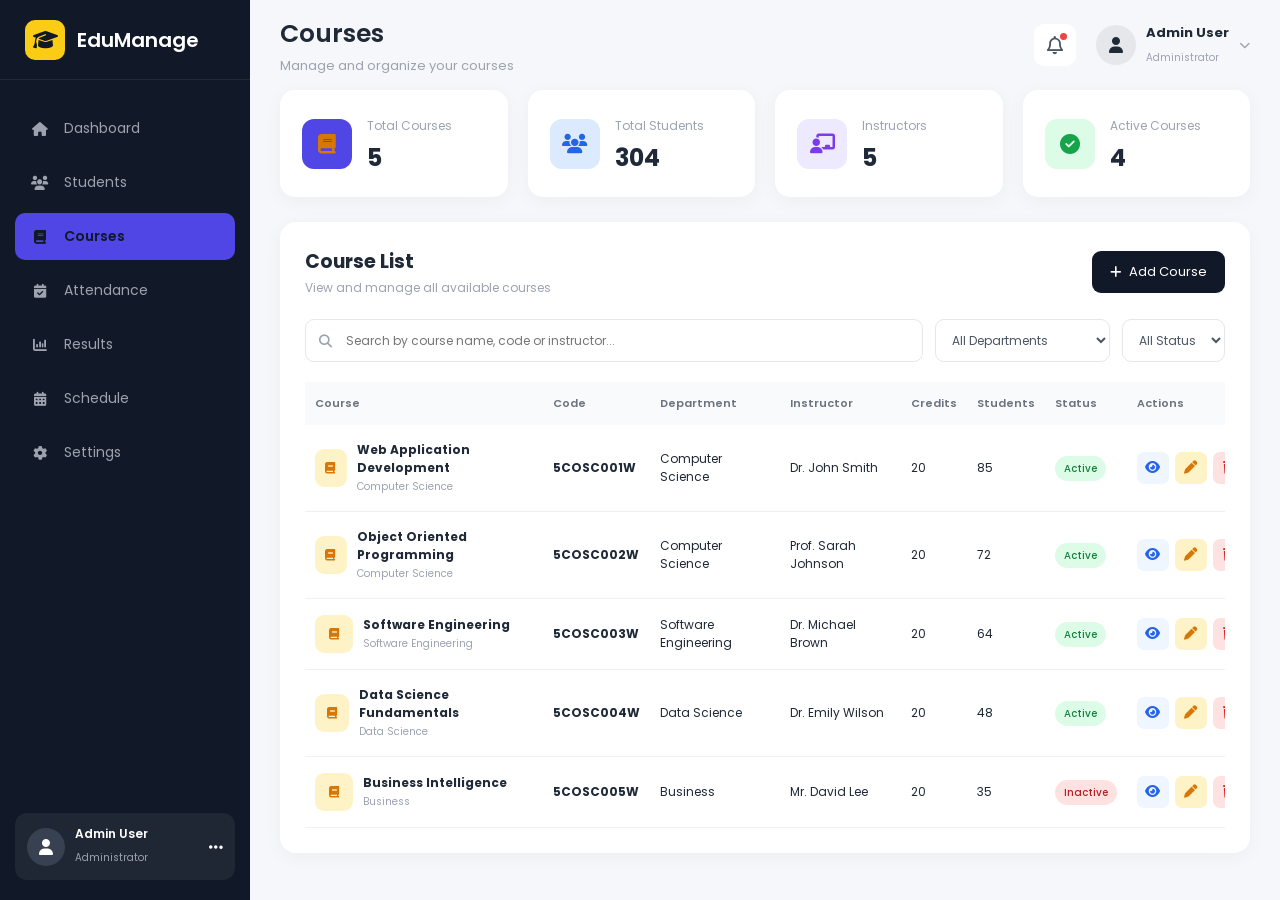
<file: courses.html>
<!DOCTYPE html>
<html lang="en">
<head>
    <meta charset="UTF-8">
    <meta name="viewport" content="width=device-width, initial-scale=1.0">

    <title>Courses | Student Management System</title>

    <!-- Google Font -->
    <link rel="preconnect" href="https://fonts.googleapis.com">
    <link rel="preconnect" href="https://fonts.gstatic.com" crossorigin>
    <link href="https://fonts.googleapis.com/css2?family=Poppins:wght@300;400;500;600;700&display=swap" rel="stylesheet">

    <!-- Font Awesome -->
    <link rel="stylesheet"
          href="https://cdnjs.cloudflare.com/ajax/libs/font-awesome/6.5.2/css/all.min.css">

    <!-- Courses CSS -->
    <link rel="stylesheet" href="courses.css">
</head>

<body>

<div class="dashboard-container">

    <!-- ================= SIDEBAR ================= -->

    <aside class="sidebar">

        <div class="logo-area">
            <div class="logo-icon">
                <i class="fa-solid fa-graduation-cap"></i>
            </div>

            <h2>EduManage</h2>
        </div>

        <nav class="sidebar-nav">

            <a href="index.html" class="sidebar-link">
                <i class="fa-solid fa-house"></i>
                <span>Dashboard</span>
            </a>

            <a href="students.html" class="sidebar-link">
                <i class="fa-solid fa-users"></i>
                <span>Students</span>
            </a>

            <a href="courses.html" class="sidebar-link active">
                <i class="fa-solid fa-book"></i>
                <span>Courses</span>
            </a>

            <a href="#" class="sidebar-link">
                <i class="fa-solid fa-calendar-check"></i>
                <span>Attendance</span>
            </a>

            <a href="#" class="sidebar-link">
                <i class="fa-solid fa-chart-column"></i>
                <span>Results</span>
            </a>

            <a href="#" class="sidebar-link">
                <i class="fa-solid fa-calendar-days"></i>
                <span>Schedule</span>
            </a>

            <a href="#" class="sidebar-link">
                <i class="fa-solid fa-gear"></i>
                <span>Settings</span>
            </a>

        </nav>

        <div class="sidebar-bottom">

            <div class="admin-card">

                <div class="admin-avatar">
                    <i class="fa-solid fa-user"></i>
                </div>

                <div class="admin-info">
                    <h4>Admin User</h4>
                    <span>Administrator</span>
                </div>

                <i class="fa-solid fa-ellipsis"></i>

            </div>

        </div>

    </aside>


    <!-- ================= MAIN CONTENT ================= -->

    <main class="main-content">

        <!-- TOPBAR -->

        <header class="topbar">

            <div class="page-title">

                <button class="mobile-menu-btn" id="mobileMenuBtn">
                    <i class="fa-solid fa-bars"></i>
                </button>

                <div>
                    <h1>Courses</h1>
                    <p>Manage and organize your courses</p>
                </div>

            </div>

            <div class="topbar-right">

                <button class="notification-btn" id="notificationBtn">
                    <i class="fa-regular fa-bell"></i>
                    <span class="notification-dot"></span>
                </button>

                <div class="top-profile">
                    <div class="profile-avatar">
                        <i class="fa-solid fa-user"></i>
                    </div>

                    <div>
                        <strong>Admin User</strong>
                        <small>Administrator</small>
                    </div>

                    <i class="fa-solid fa-chevron-down"></i>
                </div>

            </div>

        </header>


        <!-- ================= STATISTICS ================= -->

        <section class="stats-grid">

            <div class="stat-card">

                <div class="stat-icon courses-icon">
                    <i class="fa-solid fa-book"></i>
                </div>

                <div class="stat-info">
                    <span>Total Courses</span>
                    <h2 id="totalCourses">0</h2>
                </div>

            </div>


            <div class="stat-card">

                <div class="stat-icon students-icon">
                    <i class="fa-solid fa-users"></i>
                </div>

                <div class="stat-info">
                    <span>Total Students</span>
                    <h2 id="totalStudents">0</h2>
                </div>

            </div>


            <div class="stat-card">

                <div class="stat-icon instructor-icon">
                    <i class="fa-solid fa-chalkboard-user"></i>
                </div>

                <div class="stat-info">
                    <span>Instructors</span>
                    <h2 id="totalInstructors">0</h2>
                </div>

            </div>


            <div class="stat-card">

                <div class="stat-icon active-icon">
                    <i class="fa-solid fa-circle-check"></i>
                </div>

                <div class="stat-info">
                    <span>Active Courses</span>
                    <h2 id="activeCourses">0</h2>
                </div>

            </div>

        </section>


        <!-- ================= COURSE SECTION ================= -->

        <section class="course-section">

            <div class="section-header">

                <div>
                    <h2>Course List</h2>
                    <p>View and manage all available courses</p>
                </div>

                <button class="add-course-btn" id="addCourseBtn">
                    <i class="fa-solid fa-plus"></i>
                    Add Course
                </button>

            </div>


            <!-- SEARCH AND FILTERS -->

            <div class="filter-area">

                <div class="search-box">

                    <i class="fa-solid fa-magnifying-glass"></i>

                    <input
                        type="text"
                        id="searchInput"
                        placeholder="Search by course name, code or instructor..."
                    >

                </div>


                <select id="departmentFilter">

                    <option value="all">All Departments</option>
                    <option value="Computer Science">Computer Science</option>
                    <option value="Software Engineering">Software Engineering</option>
                    <option value="Business">Business</option>
                    <option value="Data Science">Data Science</option>

                </select>


                <select id="statusFilter">

                    <option value="all">All Status</option>
                    <option value="Active">Active</option>
                    <option value="Inactive">Inactive</option>

                </select>

            </div>


            <!-- COURSE TABLE -->

            <div class="table-container">

                <table class="course-table">

                    <thead>

                        <tr>

                            <th>Course</th>
                            <th>Code</th>
                            <th>Department</th>
                            <th>Instructor</th>
                            <th>Credits</th>
                            <th>Students</th>
                            <th>Status</th>
                            <th>Actions</th>

                        </tr>

                    </thead>

                    <tbody id="courseTableBody">
                        <!-- JavaScript will add courses here -->
                    </tbody>

                </table>

            </div>


            <!-- EMPTY MESSAGE -->

            <div class="empty-state" id="emptyState">

                <div class="empty-icon">
                    <i class="fa-solid fa-book-open"></i>
                </div>

                <h3>No Courses Found</h3>

                <p>
                    Try changing your search or filter,
                    or add a new course.
                </p>

            </div>

        </section>

    </main>

</div>


<!-- ================= ADD / EDIT MODAL ================= -->

<div class="modal-overlay" id="courseModal">

    <div class="modal">

        <div class="modal-header">

            <div>
                <h2 id="modalTitle">Add New Course</h2>
                <p>Enter course information below</p>
            </div>

            <button class="close-modal" id="closeModal">
                <i class="fa-solid fa-xmark"></i>
            </button>

        </div>


        <form id="courseForm">

            <input type="hidden" id="editCourseId">


            <div class="form-group">

                <label for="courseName">
                    Course Name
                </label>

                <input
                    type="text"
                    id="courseName"
                    placeholder="e.g. Web Application Development"
                    required
                >

            </div>


            <div class="form-row">

                <div class="form-group">

                    <label for="courseCode">
                        Course Code
                    </label>

                    <input
                        type="text"
                        id="courseCode"
                        placeholder="e.g. CS101"
                        required
                    >

                </div>


                <div class="form-group">

                    <label for="credits">
                        Credits
                    </label>

                    <input
                        type="number"
                        id="credits"
                        min="1"
                        max="60"
                        placeholder="20"
                        required
                    >

                </div>

            </div>


            <div class="form-group">

                <label for="department">
                    Department
                </label>

                <select id="department" required>

                    <option value="">Select Department</option>

                    <option value="Computer Science">
                        Computer Science
                    </option>

                    <option value="Software Engineering">
                        Software Engineering
                    </option>

                    <option value="Business">
                        Business
                    </option>

                    <option value="Data Science">
                        Data Science
                    </option>

                </select>

            </div>


            <div class="form-group">

                <label for="instructor">
                    Instructor
                </label>

                <input
                    type="text"
                    id="instructor"
                    placeholder="e.g. Dr. John Smith"
                    required
                >

            </div>


            <div class="form-row">

                <div class="form-group">

                    <label for="studentCount">
                        Number of Students
                    </label>

                    <input
                        type="number"
                        id="studentCount"
                        min="0"
                        placeholder="50"
                        required
                    >

                </div>


                <div class="form-group">

                    <label for="courseStatus">
                        Status
                    </label>

                    <select id="courseStatus" required>

                        <option value="Active">
                            Active
                        </option>

                        <option value="Inactive">
                            Inactive
                        </option>

                    </select>

                </div>

            </div>


            <div class="modal-actions">

                <button
                    type="button"
                    class="cancel-btn"
                    id="cancelBtn"
                >
                    Cancel
                </button>

                <button
                    type="submit"
                    class="save-btn"
                >
                    <i class="fa-solid fa-floppy-disk"></i>
                    Save Course
                </button>

            </div>

        </form>

    </div>

</div>


<!-- JavaScript -->
<script src="courses.js"></script>

</body>
</html>
</file>
<file: courses.css>
/* =========================
   GLOBAL
========================= */

* {
    margin: 0;
    padding: 0;
    box-sizing: border-box;
}

body {
    font-family: "Poppins", sans-serif;
    background: #f5f7fb;
    color: #1f2937;
}

button,
input,
select {
    font-family: inherit;
}

button {
    cursor: pointer;
}

a {
    text-decoration: none;
    color: inherit;
}


/* =========================
   MAIN CONTAINER
========================= */

.dashboard-container {
    display: flex;
    min-height: 100vh;
}


/* =========================
   SIDEBAR
========================= */

.sidebar {
    width: 250px;
    background: #111827;
    color: white;
    min-height: 100vh;
    position: fixed;
    left: 0;
    top: 0;
    display: flex;
    flex-direction: column;
    z-index: 1000;
}


/* LOGO */

.logo-area {
    height: 80px;
    display: flex;
    align-items: center;
    padding: 0 25px;
    gap: 12px;
    border-bottom: 1px solid rgba(255,255,255,0.08);
}

.logo-icon {
    width: 40px;
    height: 40px;
    background: #facc15;
    color: #111827;
    border-radius: 10px;
    display: flex;
    align-items: center;
    justify-content: center;
    font-size: 20px;
}

.logo-area h2 {
    font-size: 20px;
    font-weight: 600;
}


/* NAVIGATION */

.sidebar-nav {
    padding: 25px 15px;
    display: flex;
    flex-direction: column;
    gap: 7px;
}

.sidebar-link {
    display: flex;
    align-items: center;
    gap: 14px;
    padding: 13px 15px;
    border-radius: 10px;
    color: #9ca3af;
    font-size: 14px;
    transition: 0.3s ease;
}

.sidebar-link i {
    width: 20px;
    text-align: center;
}

.sidebar-link:hover {
    background: rgba(255,255,255,0.07);
    color: white;
    transform: translateX(4px);
}

.sidebar-link.active {
    background: #4f46e5;
    color: #111827;
    font-weight: 600;
}


/* SIDEBAR BOTTOM */

.sidebar-bottom {
    margin-top: auto;
    padding: 20px 15px;
}

.admin-card {
    background: rgba(255,255,255,0.06);
    padding: 12px;
    border-radius: 12px;
    display: flex;
    align-items: center;
    gap: 10px;
}

.admin-avatar {
    width: 38px;
    height: 38px;
    background: #374151;
    border-radius: 50%;
    display: flex;
    align-items: center;
    justify-content: center;
}

.admin-info {
    flex: 1;
}

.admin-info h4 {
    font-size: 12px;
    font-weight: 600;
}

.admin-info span {
    font-size: 10px;
    color: #9ca3af;
}


/* =========================
   MAIN CONTENT
========================= */

.main-content {
    margin-left: 250px;
    width: calc(100% - 250px);
    padding: 0 30px 40px;
}


/* =========================
   TOPBAR
========================= */

.topbar {
    height: 90px;
    display: flex;
    align-items: center;
    justify-content: space-between;
}

.page-title {
    display: flex;
    align-items: center;
    gap: 15px;
}

.page-title h1 {
    font-size: 25px;
    font-weight: 600;
}

.page-title p {
    color: #9ca3af;
    font-size: 13px;
    margin-top: 3px;
}

.mobile-menu-btn {
    display: none;
    border: none;
    background: white;
    width: 42px;
    height: 42px;
    border-radius: 10px;
}


/* TOPBAR RIGHT */

.topbar-right {
    display: flex;
    align-items: center;
    gap: 20px;
}

.notification-btn {
    position: relative;
    border: none;
    background: white;
    width: 42px;
    height: 42px;
    border-radius: 10px;
    color: #4b5563;
    font-size: 18px;
}

.notification-btn:hover {
    background: #eef2f7;
}

.notification-dot {
    position: absolute;
    width: 7px;
    height: 7px;
    background: #ef4444;
    border-radius: 50%;
    top: 9px;
    right: 9px;
}

.top-profile {
    display: flex;
    align-items: center;
    gap: 10px;
}

.profile-avatar {
    width: 40px;
    height: 40px;
    background: #e5e7eb;
    border-radius: 50%;
    display: flex;
    align-items: center;
    justify-content: center;
}

.top-profile strong {
    display: block;
    font-size: 13px;
}

.top-profile small {
    color: #9ca3af;
    font-size: 10px;
}

.top-profile > i {
    font-size: 11px;
    color: #9ca3af;
}


/* =========================
   STATISTICS
========================= */

.stats-grid {
    display: grid;
    grid-template-columns: repeat(4, 1fr);
    gap: 20px;
    margin-bottom: 25px;
}

.stat-card {
    background: white;
    padding: 22px;
    border-radius: 15px;
    display: flex;
    align-items: center;
    gap: 15px;
    box-shadow: 0 4px 20px rgba(0,0,0,0.04);
    transition: 0.3s ease;
}

.stat-card:hover {
    transform: translateY(-4px);
    box-shadow: 0 8px 25px rgba(0,0,0,0.07);
}

.stat-icon {
    width: 50px;
    height: 50px;
    border-radius: 12px;
    display: flex;
    align-items: center;
    justify-content: center;
    font-size: 20px;
}

.courses-icon {
    background: #4f46e5;
    color: #d97706;
}

.students-icon {
    background: #dbeafe;
    color: #2563eb;
}

.instructor-icon {
    background: #ede9fe;
    color: #7c3aed;
}

.active-icon {
    background: #dcfce7;
    color: #16a34a;
}

.stat-info span {
    color: #9ca3af;
    font-size: 12px;
}

.stat-info h2 {
    font-size: 24px;
    margin-top: 3px;
}


/* =========================
   COURSE SECTION
========================= */

.course-section {
    background: white;
    border-radius: 16px;
    padding: 25px;
    box-shadow: 0 4px 20px rgba(0,0,0,0.04);
}

.section-header {
    display: flex;
    justify-content: space-between;
    align-items: center;
    margin-bottom: 22px;
}

.section-header h2 {
    font-size: 19px;
}

.section-header p {
    color: #9ca3af;
    font-size: 12px;
    margin-top: 3px;
}


/* ADD COURSE */

.add-course-btn {
    border: none;
    background: #111827;
    color: white;
    padding: 11px 18px;
    border-radius: 9px;
    display: flex;
    align-items: center;
    gap: 8px;
    font-size: 13px;
    transition: 0.3s;
}

.add-course-btn:hover {
    background: #facc15;
    color: #111827;
    transform: translateY(-2px);
}


/* =========================
   FILTERS
========================= */

.filter-area {
    display: flex;
    gap: 12px;
    margin-bottom: 20px;
}

.search-box {
    position: relative;
    flex: 1;
}

.search-box i {
    position: absolute;
    left: 14px;
    top: 50%;
    transform: translateY(-50%);
    color: #9ca3af;
    font-size: 13px;
}

.search-box input {
    width: 100%;
    height: 43px;
    border: 1px solid #e5e7eb;
    border-radius: 9px;
    padding: 0 15px 0 40px;
    outline: none;
    font-size: 12px;
    transition: 0.3s;
}

.search-box input:focus {
    border-color: #facc15;
    box-shadow: 0 0 0 3px rgba(250,204,21,0.12);
}

.filter-area select {
    height: 43px;
    border: 1px solid #e5e7eb;
    border-radius: 9px;
    padding: 0 12px;
    outline: none;
    color: #4b5563;
    font-size: 12px;
    background: white;
}


/* =========================
   TABLE
========================= */

.table-container {
    width: 100%;
    overflow-x: auto;
}

.course-table {
    width: 100%;
    border-collapse: collapse;
    min-width: 950px;
}

.course-table th {
    text-align: left;
    padding: 13px 10px;
    background: #f9fafb;
    color: #6b7280;
    font-size: 11px;
    font-weight: 600;
}

.course-table td {
    padding: 16px 10px;
    border-bottom: 1px solid #f0f0f0;
    font-size: 12px;
}

.course-table tbody tr {
    transition: 0.2s;
}

.course-table tbody tr:hover {
    background: #fafafa;
}


/* COURSE NAME */

.course-name {
    display: flex;
    align-items: center;
    gap: 10px;
}

.course-icon {
    width: 38px;
    height: 38px;
    background: #fef3c7;
    color: #d97706;
    border-radius: 9px;
    display: flex;
    align-items: center;
    justify-content: center;
}

.course-name strong {
    display: block;
    font-size: 12px;
}

.course-name span {
    color: #9ca3af;
    font-size: 10px;
}


/* STATUS */

.status {
    padding: 5px 9px;
    border-radius: 20px;
    font-size: 10px;
    font-weight: 500;
}

.status.active {
    background: #dcfce7;
    color: #15803d;
}

.status.inactive {
    background: #fee2e2;
    color: #b91c1c;
}


/* ACTION BUTTONS */

.action-buttons {
    display: flex;
    gap: 6px;
}

.action-btn {
    width: 32px;
    height: 32px;
    border: none;
    border-radius: 7px;
    display: flex;
    align-items: center;
    justify-content: center;
    transition: 0.2s;
}

.view-btn {
    background: #eff6ff;
    color: #2563eb;
}

.edit-btn {
    background: #fef3c7;
    color: #d97706;
}

.delete-btn {
    background: #fee2e2;
    color: #dc2626;
}

.action-btn:hover {
    transform: scale(1.08);
}


/* =========================
   EMPTY STATE
========================= */

.empty-state {
    display: none;
    text-align: center;
    padding: 50px 20px;
}

.empty-icon {
    width: 65px;
    height: 65px;
    margin: auto;
    background: #f3f4f6;
    color: #9ca3af;
    border-radius: 50%;
    display: flex;
    align-items: center;
    justify-content: center;
    font-size: 25px;
}

.empty-state h3 {
    margin-top: 15px;
    font-size: 16px;
}

.empty-state p {
    color: #9ca3af;
    font-size: 12px;
    margin-top: 5px;
}


/* =========================
   MODAL
========================= */

.modal-overlay {
    position: fixed;
    inset: 0;
    background: rgba(17,24,39,0.55);
    display: none;
    align-items: center;
    justify-content: center;
    padding: 20px;
    z-index: 2000;
}

.modal-overlay.show {
    display: flex;
}

.modal {
    width: 100%;
    max-width: 600px;
    max-height: 90vh;
    overflow-y: auto;
    background: white;
    border-radius: 16px;
    padding: 25px;
    animation: modalOpen 0.25s ease;
}

@keyframes modalOpen {
    from {
        opacity: 0;
        transform: translateY(-15px) scale(0.97);
    }

    to {
        opacity: 1;
        transform: translateY(0) scale(1);
    }
}


/* MODAL HEADER */

.modal-header {
    display: flex;
    justify-content: space-between;
    align-items: flex-start;
    margin-bottom: 25px;
}

.modal-header h2 {
    font-size: 19px;
}

.modal-header p {
    color: #9ca3af;
    font-size: 11px;
    margin-top: 3px;
}

.close-modal {
    border: none;
    background: #f3f4f6;
    width: 35px;
    height: 35px;
    border-radius: 8px;
    color: #6b7280;
}

.close-modal:hover {
    background: #fee2e2;
    color: #dc2626;
}


/* FORM */

.form-group {
    margin-bottom: 17px;
}

.form-group label {
    display: block;
    font-size: 12px;
    font-weight: 500;
    margin-bottom: 7px;
}

.form-group input,
.form-group select {
    width: 100%;
    height: 43px;
    border: 1px solid #e5e7eb;
    border-radius: 8px;
    padding: 0 12px;
    outline: none;
    font-size: 12px;
}

.form-group input:focus,
.form-group select:focus {
    border-color: #facc15;
    box-shadow: 0 0 0 3px rgba(250,204,21,0.12);
}

.form-row {
    display: grid;
    grid-template-columns: 1fr 1fr;
    gap: 15px;
}


/* MODAL BUTTONS */

.modal-actions {
    display: flex;
    justify-content: flex-end;
    gap: 10px;
    margin-top: 25px;
}

.cancel-btn,
.save-btn {
    border: none;
    padding: 11px 18px;
    border-radius: 8px;
    font-size: 12px;
}

.cancel-btn {
    background: #f3f4f6;
    color: #4b5563;
}

.save-btn {
    background: #111827;
    color: white;
}

.save-btn:hover {
    background: #facc15;
    color: #111827;
}


/* =========================
   RESPONSIVE
========================= */

@media (max-width: 1100px) {

    .stats-grid {
        grid-template-columns: repeat(2, 1fr);
    }

}


@media (max-width: 800px) {

    .sidebar {
        transform: translateX(-100%);
        transition: 0.3s ease;
    }

    .sidebar.show {
        transform: translateX(0);
    }

    .main-content {
        margin-left: 0;
        width: 100%;
        padding: 0 18px 30px;
    }

    .mobile-menu-btn {
        display: block;
    }

    .top-profile div,
    .top-profile > i {
        display: none;
    }

}


@media (max-width: 600px) {

    .stats-grid {
        grid-template-columns: 1fr;
    }

    .filter-area {
        flex-direction: column;
    }

    .section-header {
        align-items: flex-start;
        gap: 15px;
        flex-direction: column;
    }

    .form-row {
        grid-template-columns: 1fr;
        gap: 0;
    }

    .topbar {
        height: 80px;
    }

    .page-title h1 {
        font-size: 20px;
    }

}
</file>
